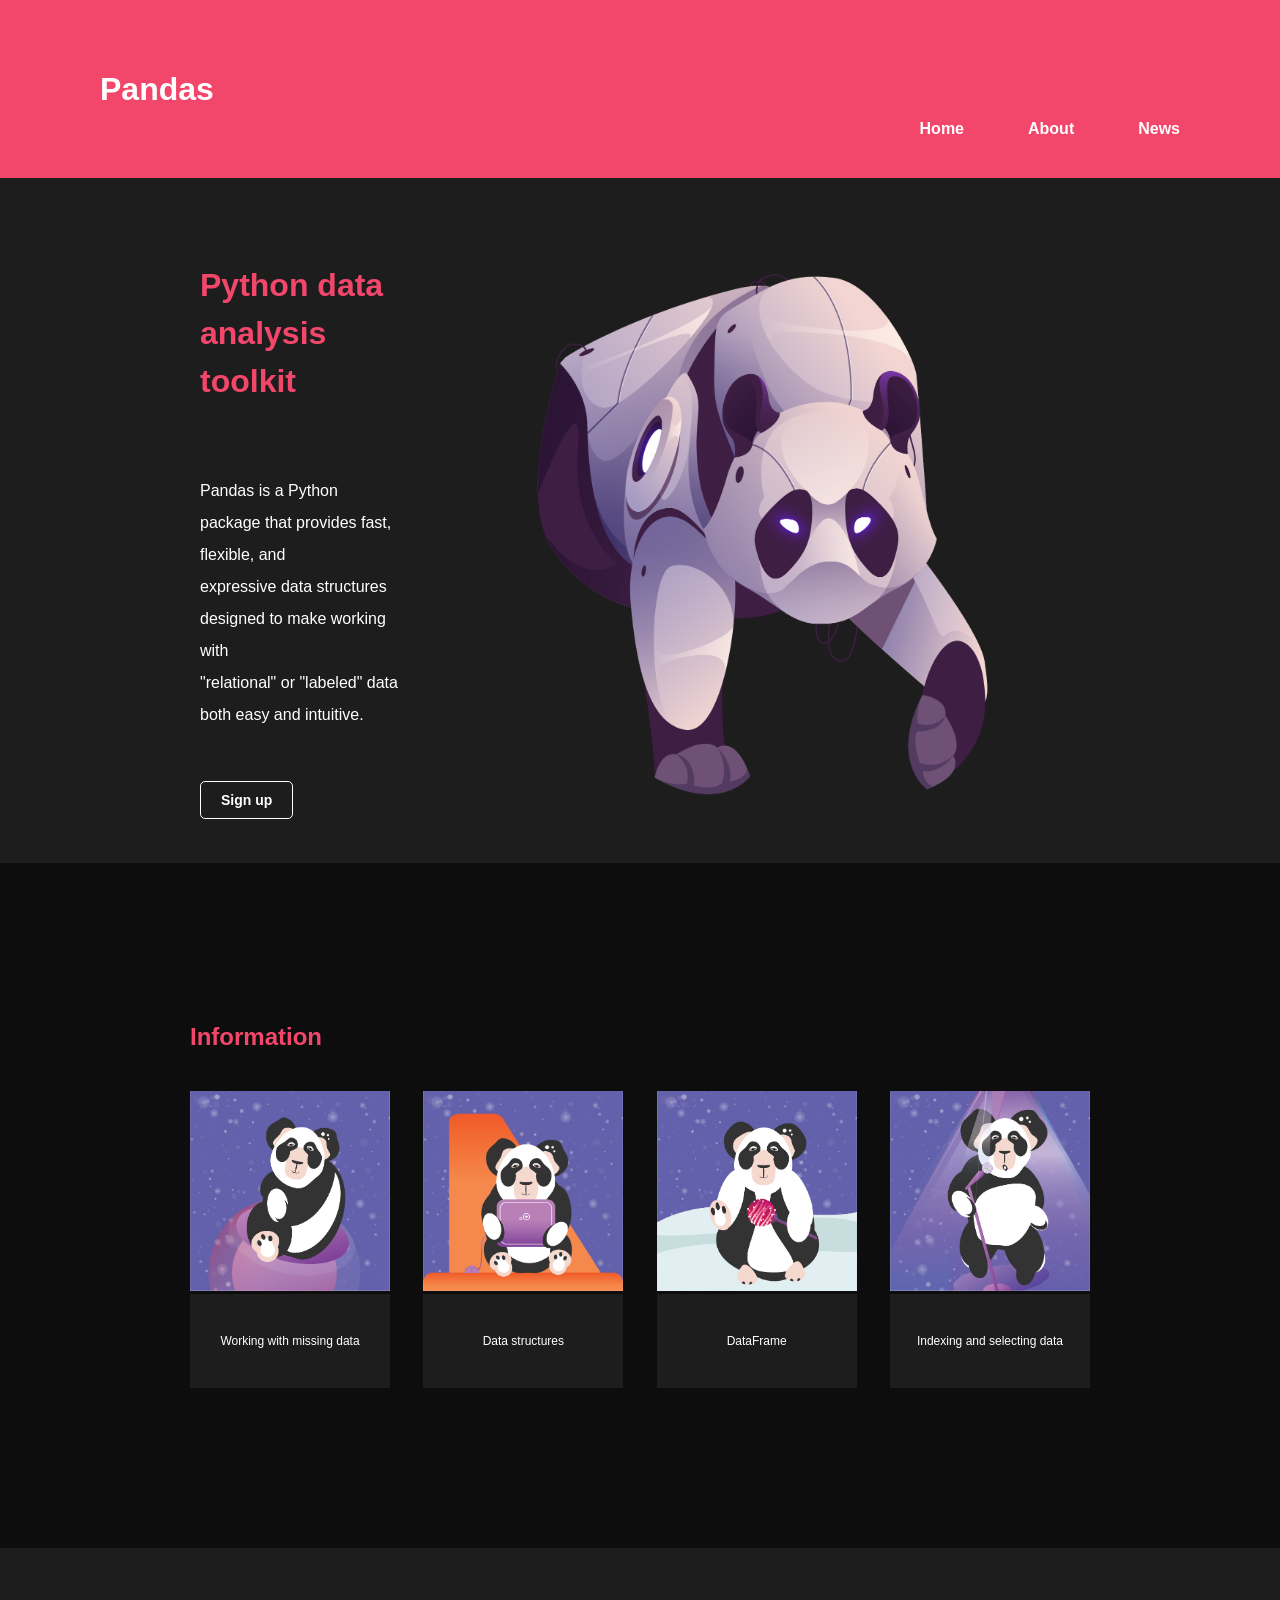
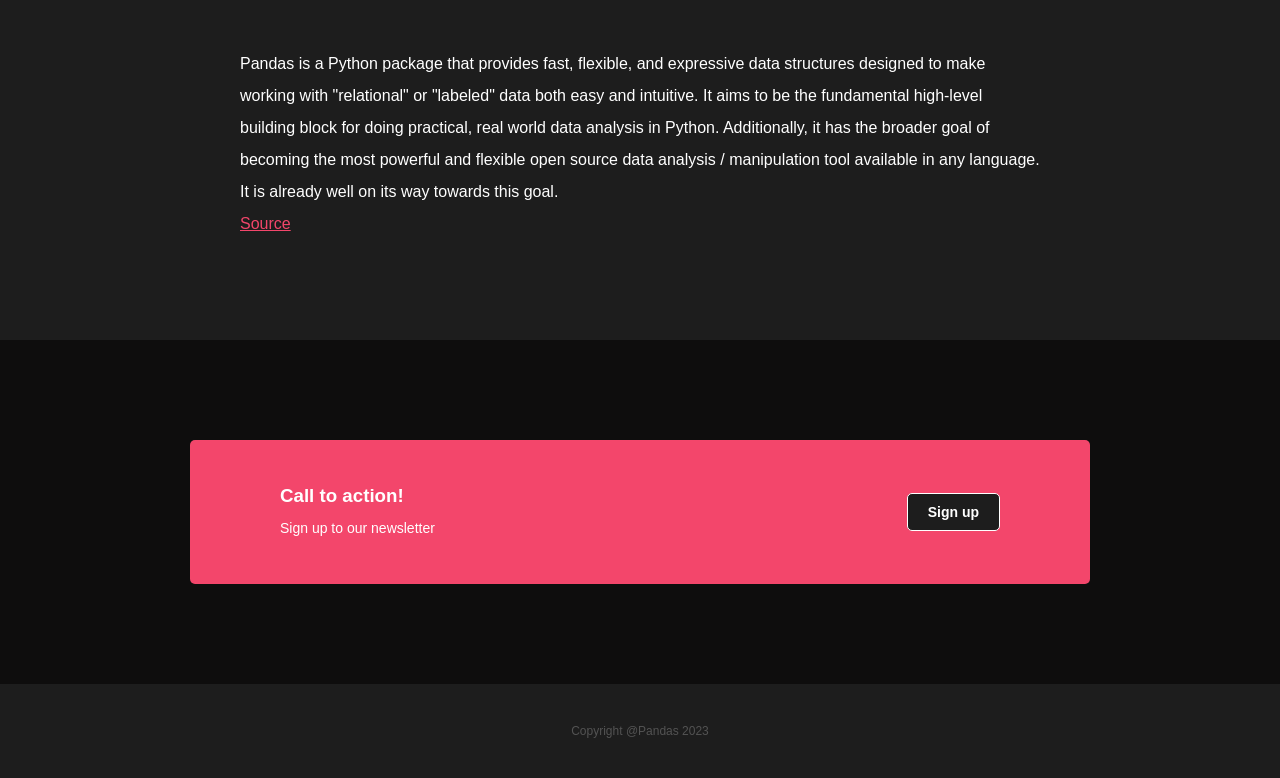
<file: index.html>
<!DOCTYPE html>
<html>
    <head>
        <meta charset="utf-8">
        <meta name="author" content="Valentina">
            <title>Pandas</title>
            <link href="css/styles.css" rel="stylesheet">
    </head>

	<body> 
        <header>
            <h1>Pandas</h1>

            <nav class="navbar">
                <ul>
                    <li><a>Home</a></li>
                    <li><a>About</a></li>
                    <li><a>News</a></li>
                </ul>
            </nav>
        </header>


        <main>
            <div class="content">
                <h1>Python data <br> analysis toolkit</h1>
                
                <p>Pandas is a Python package that provides fast, flexible, and <br> expressive data structures designed to make working with <br>"relational" or "labeled" data both easy and intuitive.</p>
                
                <button>Sign up</button>
            </div>

            <div class="image">
                <img src="img/intropanda.png" alt="Code" width="600" height="600">
            </div>
        </main>

        <section>
            <div class="information">
                <h2>Information</h2>

            <div class="cards">
                <div class="gallery1">
                    <img src="img/P1.jpg" alt="Panda1" width="200" height="200">
                    <p>Working with missing data</p>
                </div>  

                <div class="gallery2">
                    <img src="img/P2.jpg" alt="Panda2" width="200" height="200">
                    <p>Data structures</p>
                </div>

                <div class="gallery3">
                    <img src="img/P3.jpg" alt="Panda3" width="200" height="200">
                    <p>DataFrame</p>
                </div>

                <div class="gallery4">
                    <img src="img/P4.jpg" alt="Panda4" width="200" height="200">
                    <p>Indexing and selecting data</p>
                </div>
            </div>
            </div>



            <div class="quote">
                <p>Pandas is a Python package that provides fast, flexible, and expressive data structures designed to make working with "relational" or "labeled" data both easy and intuitive. It aims to be the fundamental high-level building block for doing practical, real world data analysis in Python. Additionally, it has the broader goal of becoming the most powerful and flexible open source data analysis / manipulation tool available in any language. It is already well on its way towards this goal.</p>
                
                <a class="source" href="https://pandas.pydata.org"><span>Source</span></a>
            </div>



            <div class="modal">
                <div class="text">
                    <h3><strong>Call to action!</strong></h3>
                    <p>Sign up to our newsletter</p>
                </div>
                
                <button>Sign up</button>

            </div>     

 
 

        </section>

        <footer>
            <p>Copyright @Pandas 2023</p>
        </footer>

    </body>   
</html>
</file>
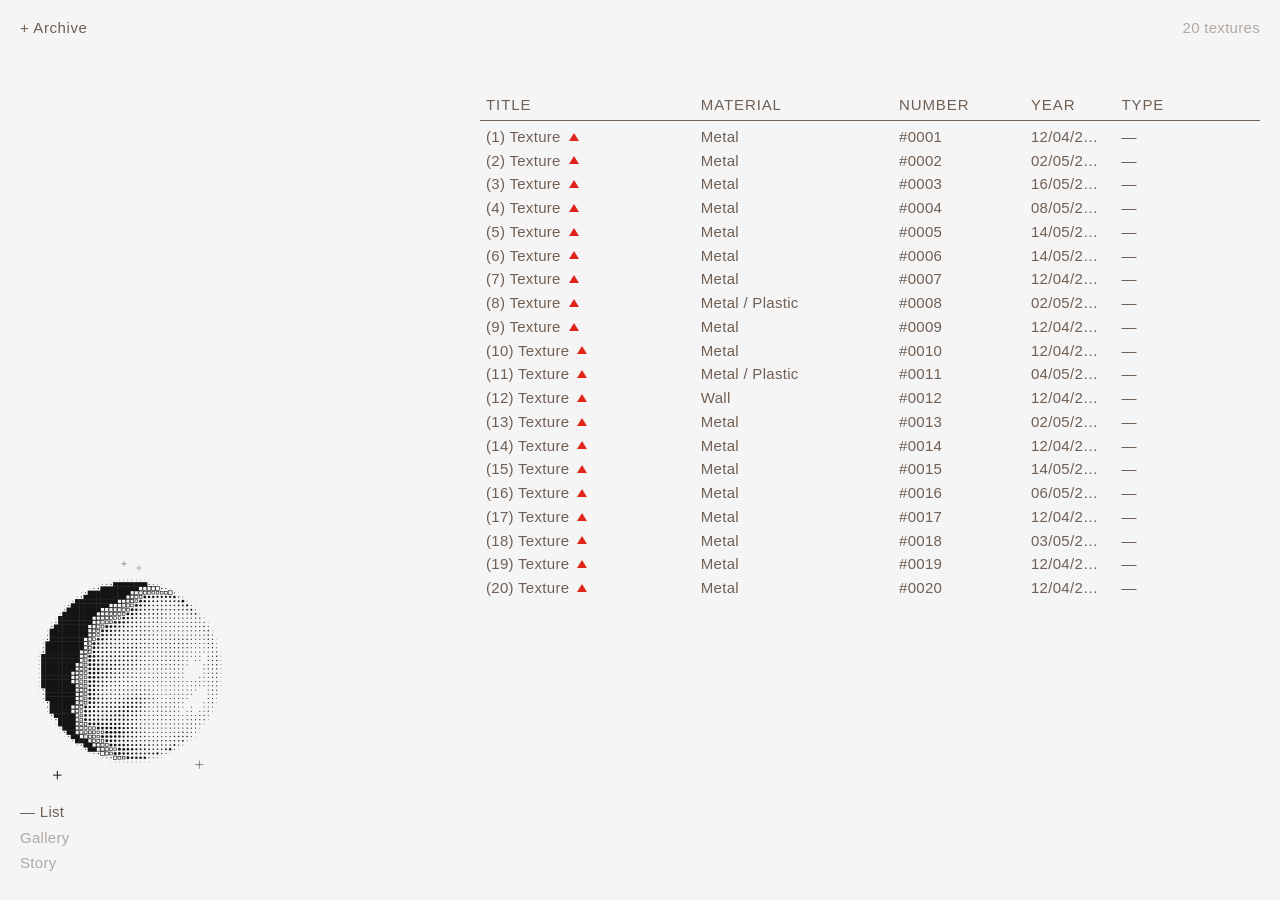
<file: Archive/index.html>
<!doctype html>
<html lang="ro">
<head>
  <meta charset="utf-8">
  <meta name="viewport" content="width=device-width, initial-scale=1">
  <title>+ Archive</title>
  <meta name="robots" content="noimageindex">
  <!-- Iconița din tab: o desenează js/sphere.js; acesta e doar fișierul de rezervă -->
  <link rel="icon" href="img/brand/favicon.png">
  <link rel="stylesheet" href="css/styles.css?v=23">
</head>
<body>

  <!-- ===== BARA DE SUS (pe toată lățimea) ===== -->
  <header class="topbar">
    <a class="brand" href="#" data-nav="nav-1">+ Archive</a>
    <span class="count" id="count"></span>
  </header>

  <!-- ===== MENIU (coloana fixă din stânga) ===== -->
  <aside class="side">
    <!-- Sus în coloană apare preview-ul de la hover; planeta stă jos, deasupra meniului -->
    <!-- Animația: sfera din js/sphere.js -->
    <canvas class="sphere" id="sphere" aria-hidden="true"></canvas>
    <!-- Meniu: textul dintre <a>...</a> îl poți schimba liber.
         nav-1 = lista, nav-2 = gridul cu poze, nav-3 = panoul cu text -->
    <nav class="menu" aria-label="Meniu principal">
      <a href="#" data-nav="nav-1" class="is-current">List</a>
      <a href="#nav-2" data-nav="nav-2">Gallery</a>
      <a href="#nav-3" data-nav="nav-3">Story</a>
    </nav>
  </aside>

  <!-- Coloana 2: spațiul gol dintre planetă și listă (lățimea: --side-gap în styles.css) -->
  <div class="spacer" aria-hidden="true"></div>

  <!-- Preview la hover (miniatura apare în coloana din stânga) -->
  <div class="preview" id="preview" aria-hidden="true"></div>

  <!-- Panou About -->
  <div class="panel" id="panel" aria-hidden="true">
    <div class="panel-inner">
      <button class="panel-close" id="panelClose" aria-label="Închide">×</button>

      <section class="panel-section" data-panel="nav-3">
        <h2>Story</h2>
        <p class="lead">#Texture Mining</p>
        <p>Texture Mining began with a simple act: looking closer. Surfaces met in everyday life — some found by chance, others searched for — were explored, photographed and then edited until their hidden patterns came forward.</p>
        <p>Neither purely documentary nor fully abstract, the images form a study of how much can live inside a single surface.</p>
        <p>The collection lives on as Postcards and Bookmarks:</p>
        <p><a class="ext-link" href="https://tablou.tech" target="_blank" rel="noopener"><i>#tablou.tech</i></a></p>
      </section>
    </div>
  </div>

  <main>
    <!-- ===== INDEX: toate pozele într-un grid ===== -->
    <section class="grid" id="grid" hidden></section>

    <!-- ===== ARCHIVE: lista ===== -->
    <div id="listView">
    <!-- Capul de tabel: schimbă aici denumirile coloanelor -->
    <div class="row head">
      <span>Title</span>
      <span>Material</span>
      <span>Number</span>
      <span>Year</span>
      <span>Type</span>
    </div>

    <!-- Lista -->
    <ol class="list" id="list"></ol>
    </div>
  </main>

  <script src="js/data.js?v=23"></script>
  <script src="js/main.js?v=23"></script>
  <script src="js/sphere.js?v=23"></script>
</body>
</html>
</file>
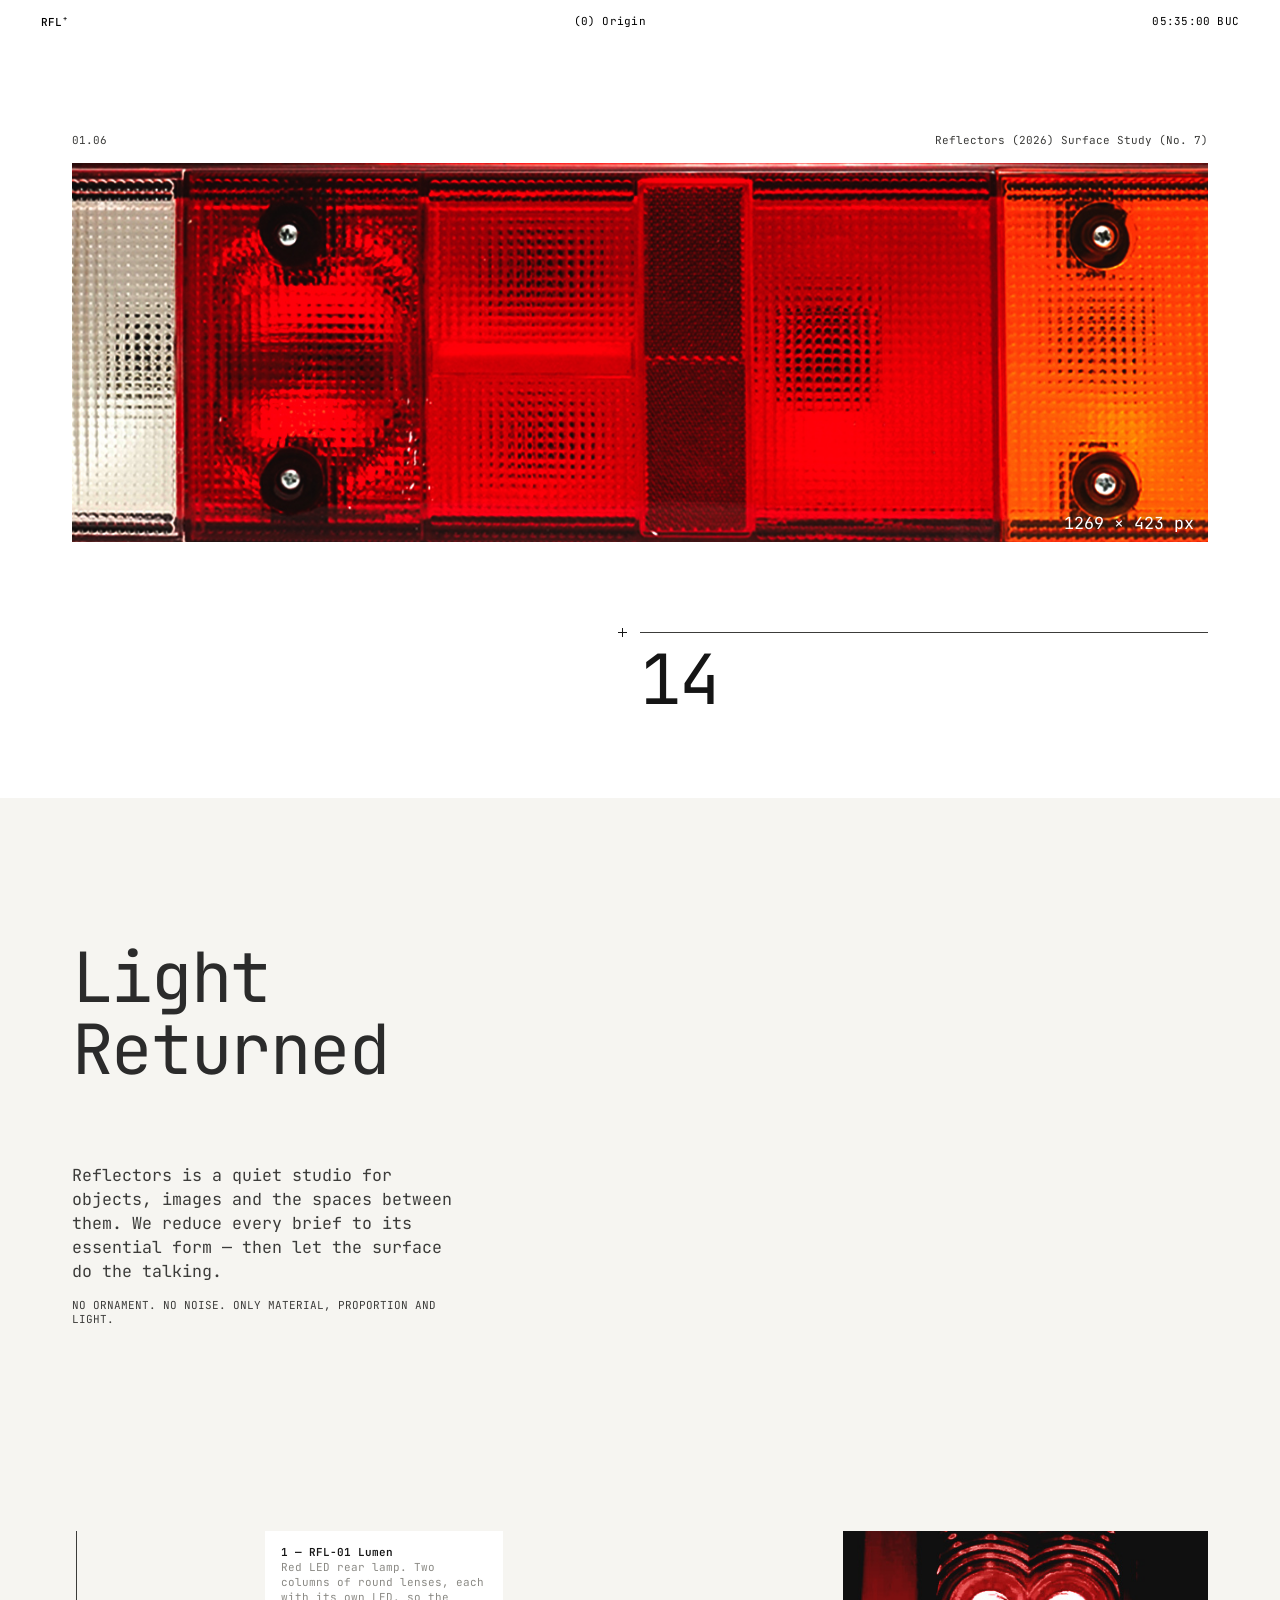
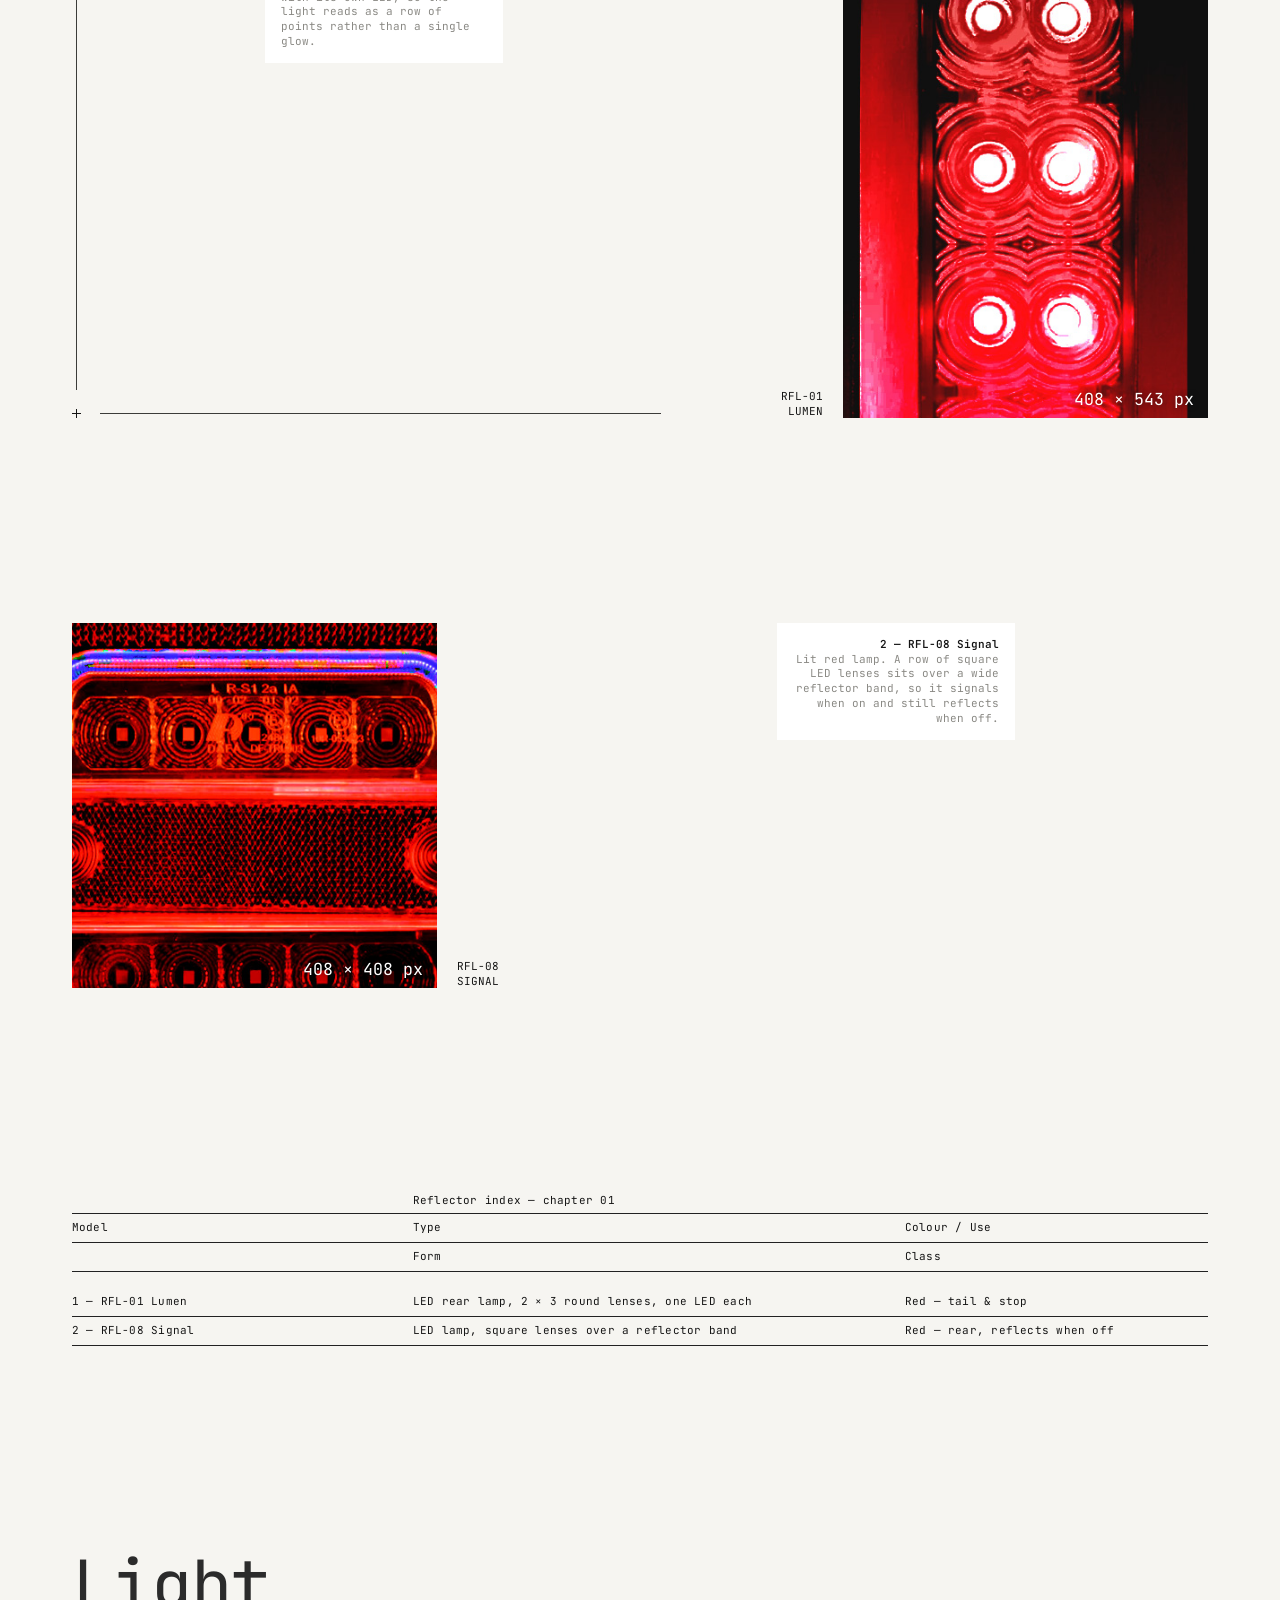
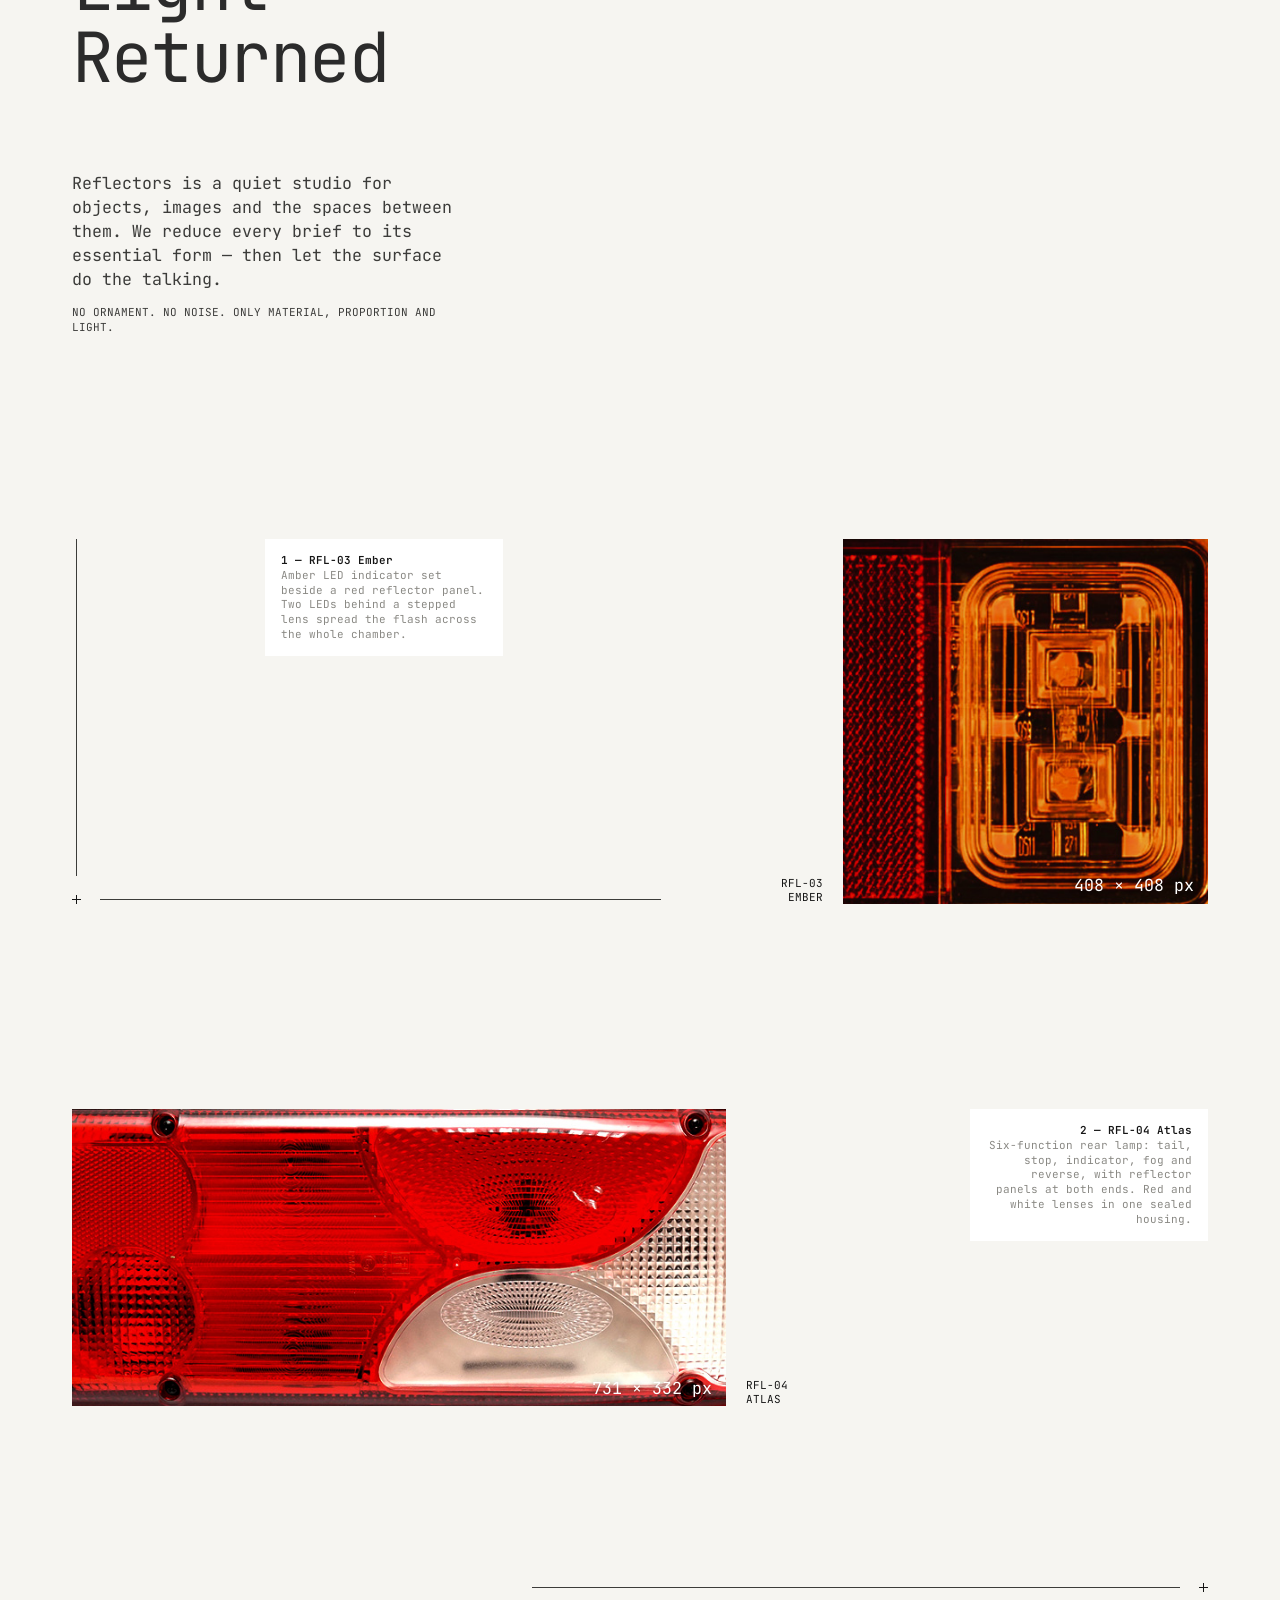
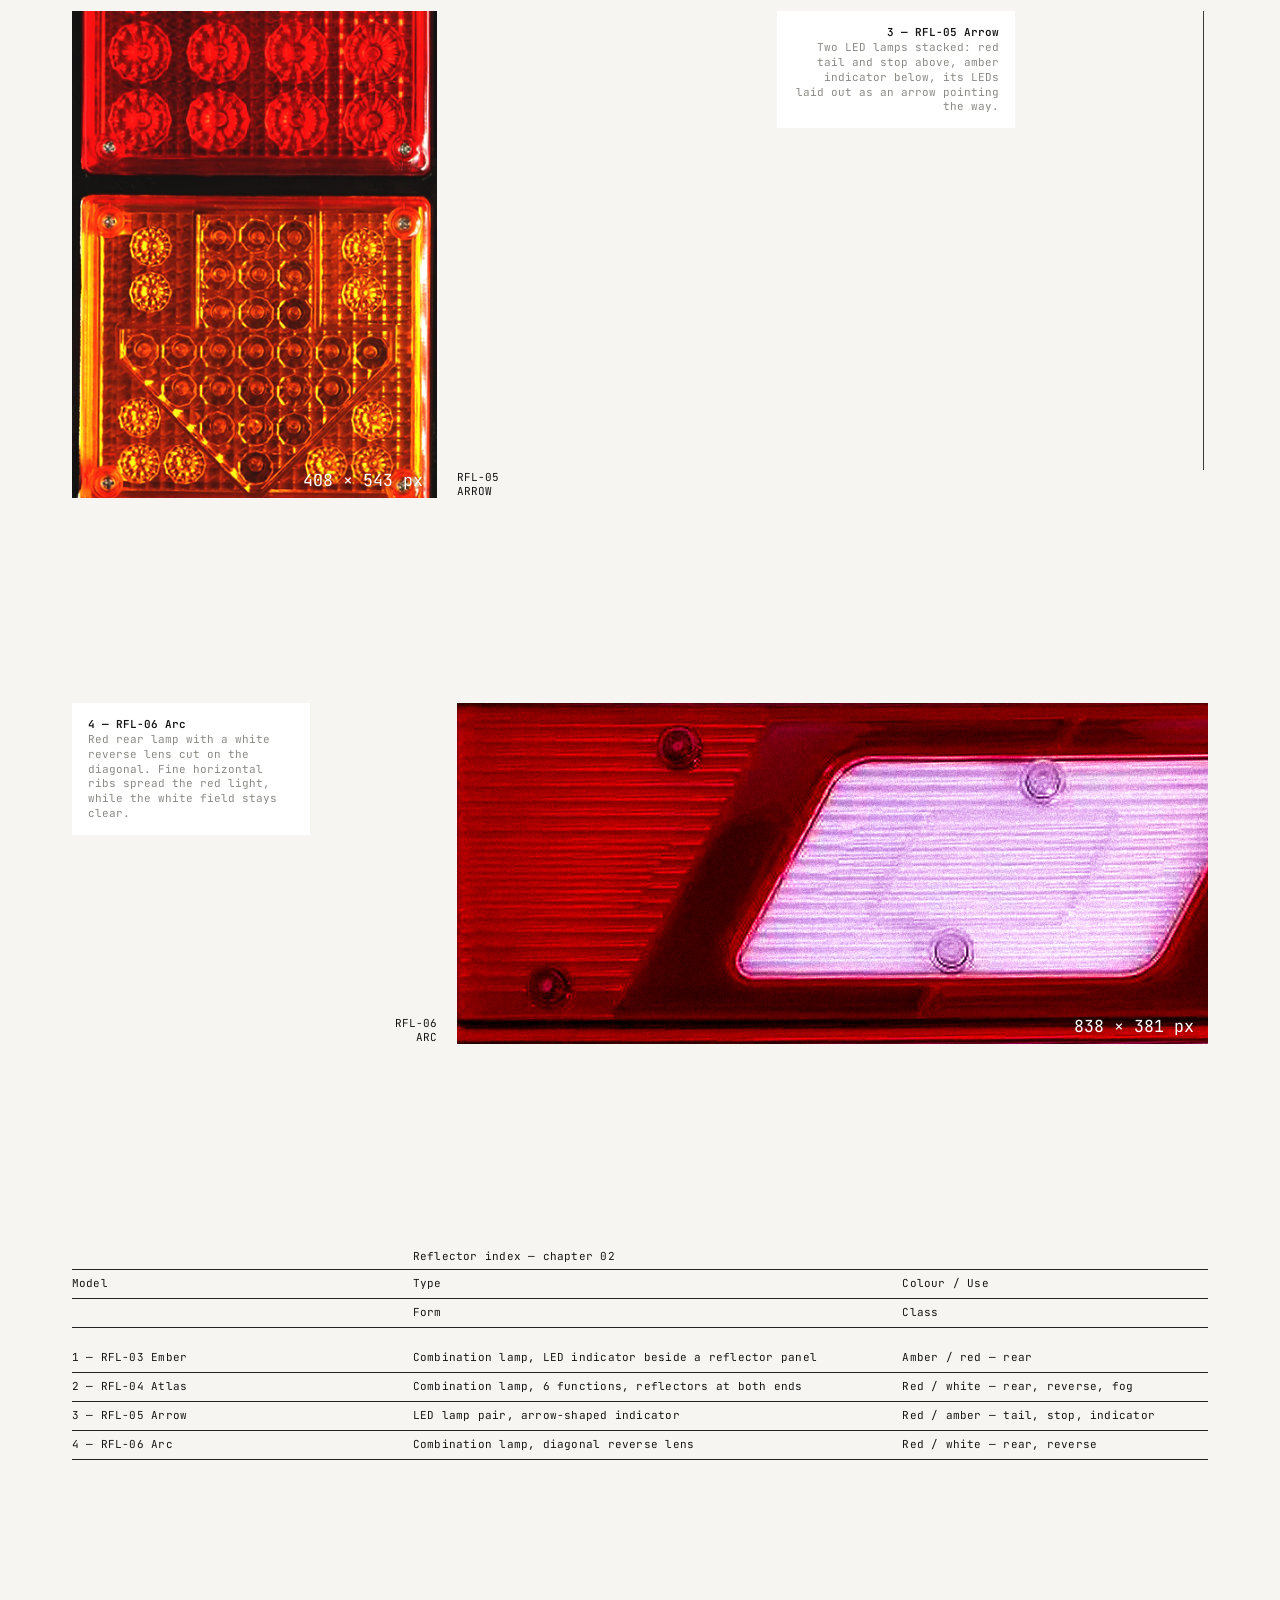
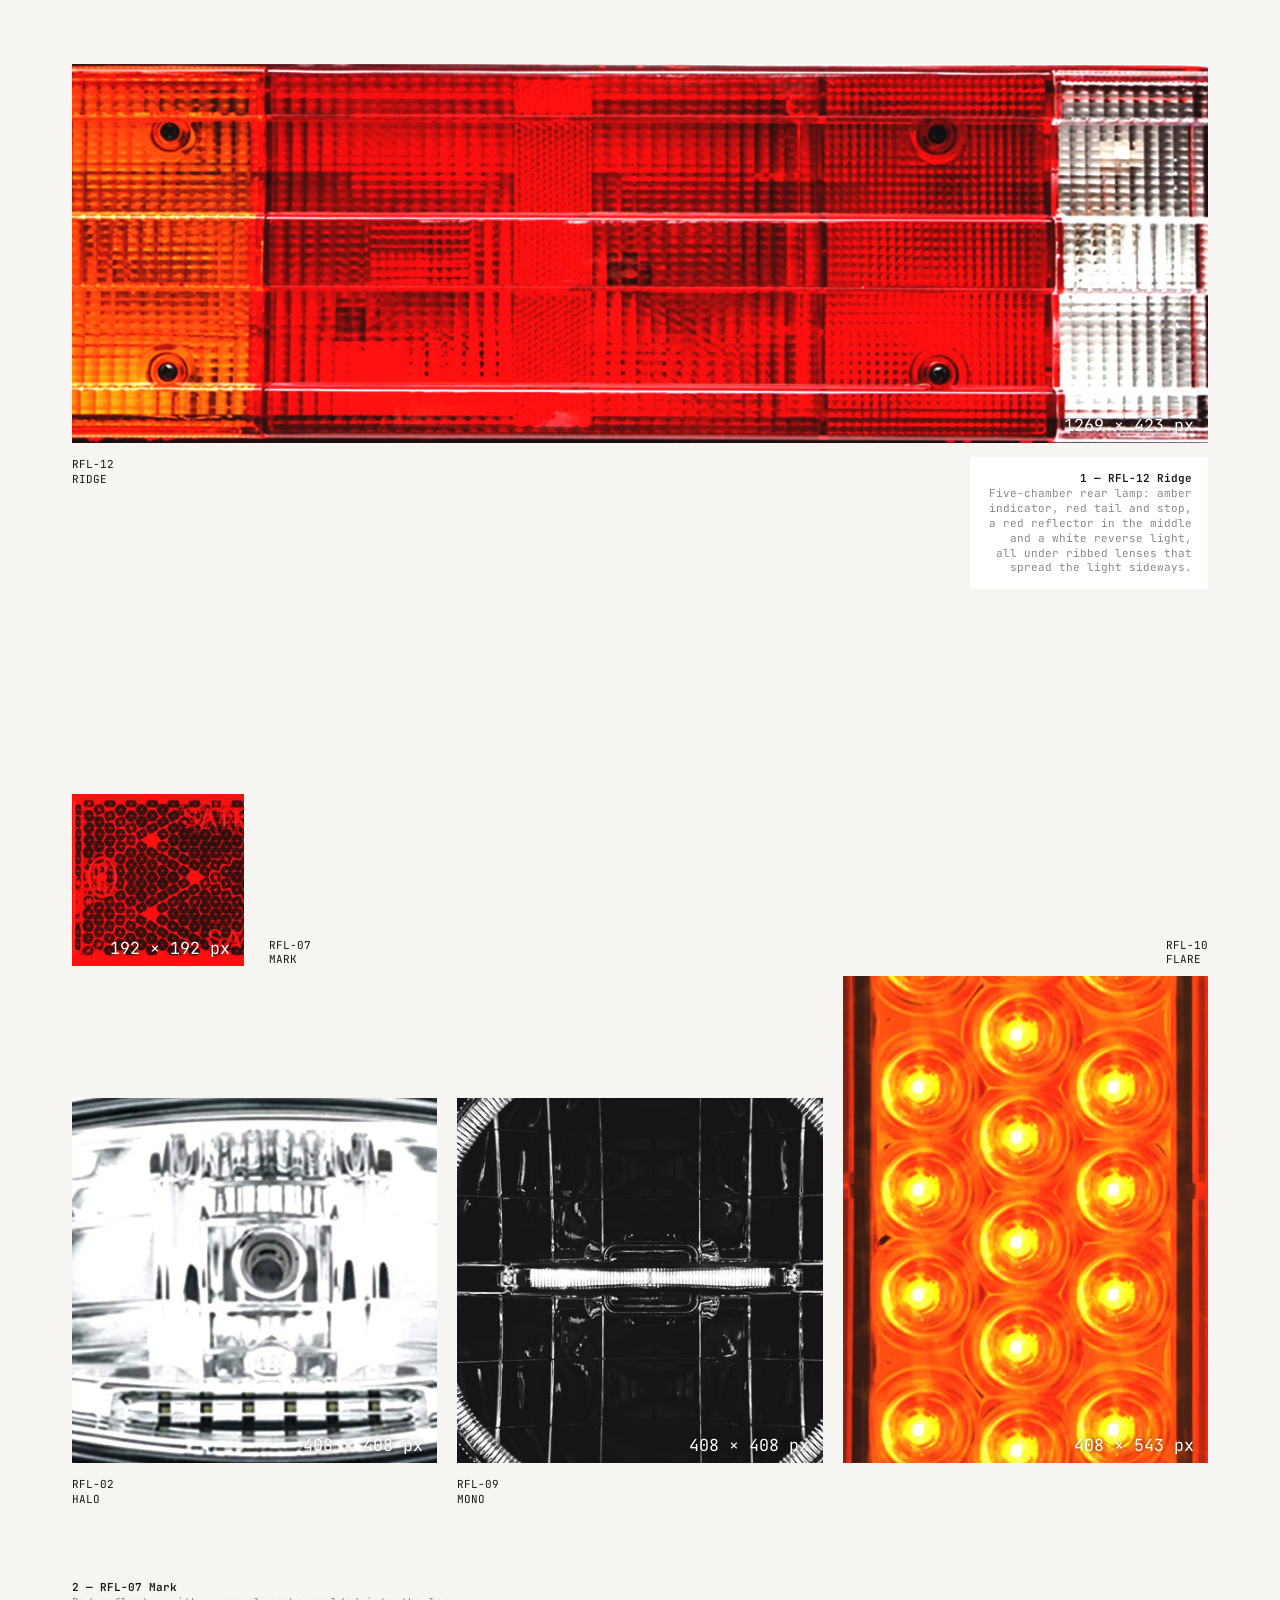
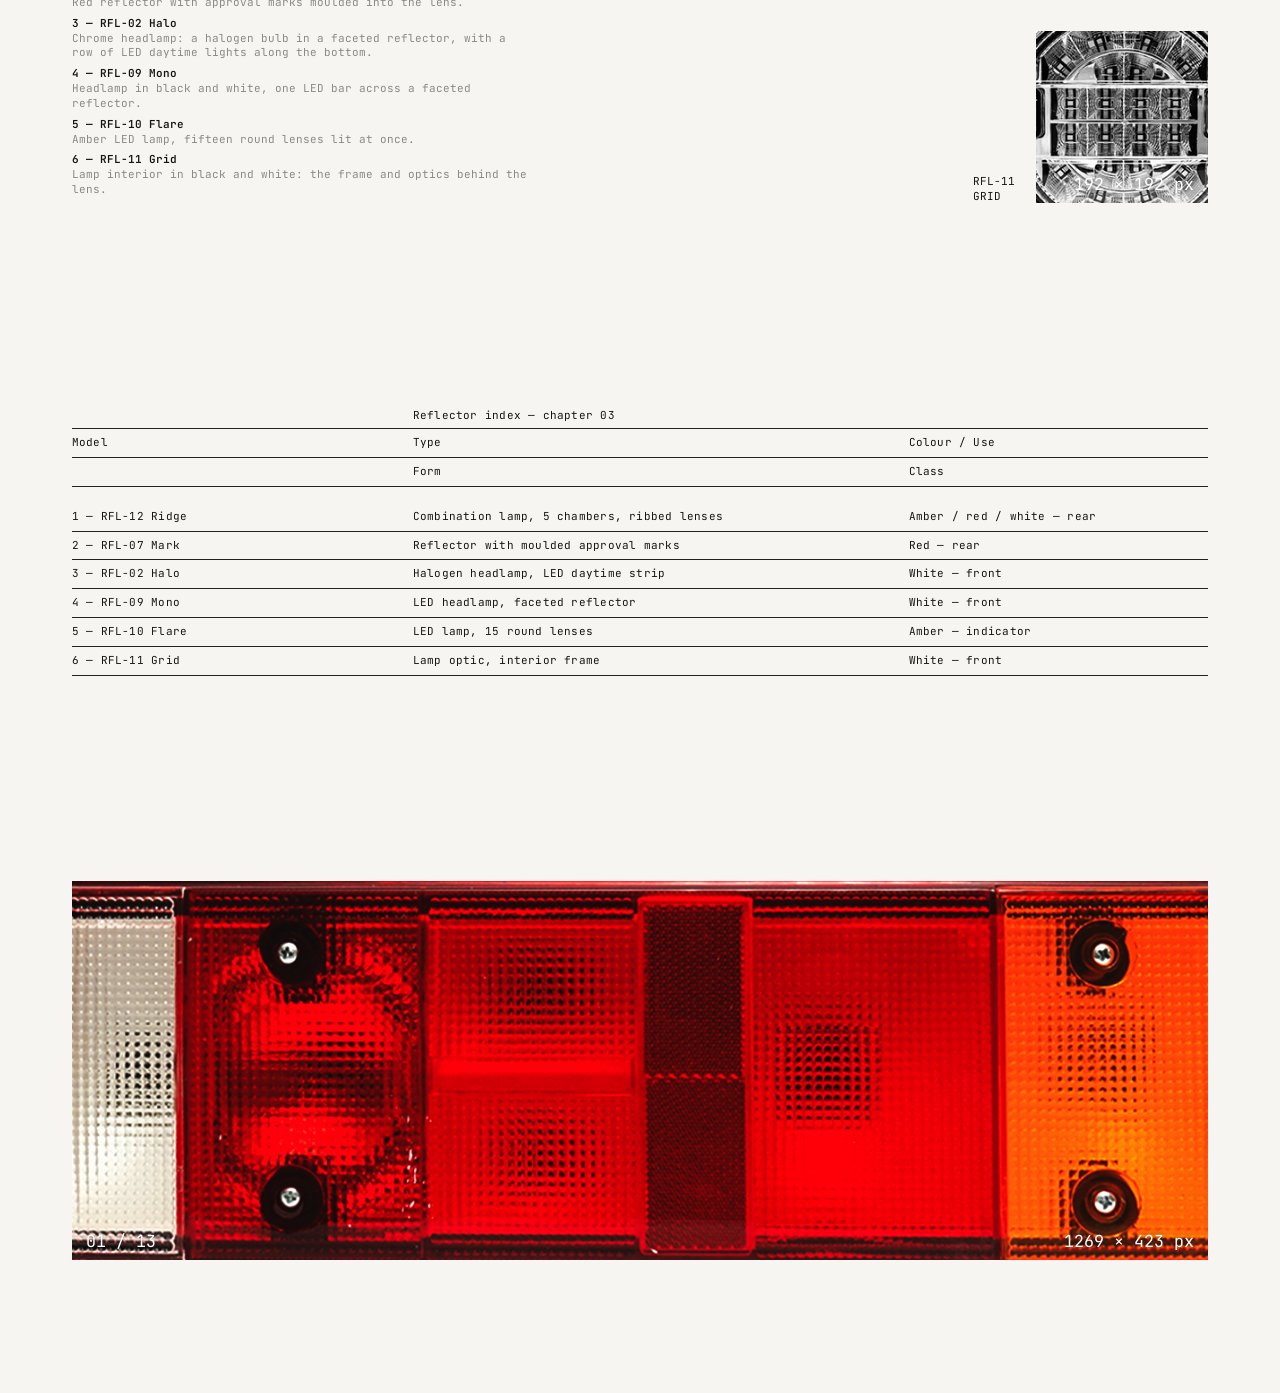
<file: Reflectors/index.html>
<!doctype html>
<html lang="en">
<head>
<meta charset="utf-8">
<meta name="viewport" content="width=device-width, initial-scale=1">
<title>RFL⁺</title>
<link rel="icon" type="image/jpeg" href="img/192x192_Artboard%206.jpg">
<link rel="apple-touch-icon" href="img/192x192_Artboard%206.jpg">
<meta name="description" content="Reflectors — a studio for form, light and objects. Concept page.">
<link rel="preconnect" href="https://fonts.googleapis.com">
<link rel="preconnect" href="https://fonts.gstatic.com" crossorigin>
<link href="https://fonts.googleapis.com/css2?family=JetBrains+Mono:wght@300;400;500;600;700&family=Big+Shoulders+Display:wght@800&display=swap" rel="stylesheet">
<link rel="stylesheet" href="css/styles.css">
</head>
<body>


<!-- NAV -->
<header class="nav mono">
  <a href="#top" class="nav__mark">RFL<sup>+</sup></a>
  <nav>
    <a href="#top">(0) Origin</a>
  </nav>
  <span class="nav__clock" id="clock">00:00:00</span>
</header>

<main id="top">
  <section class="sheet" id="manifesto">

    <!-- lead -->
    <div class="top">
    <div class="meta">
      <span>01.06</span>
      <span>Reflectors (2026) Surface Study (No. 7)</span>
    </div>
    <figure class="lead reveal"><img draggable="false" src="img/Artboard%201.jpg" alt="Five-chamber rear lamp: white, red and amber lenses with a central red reflector"><span class="dim">1269 × 423 px</span></figure>

    <div class="count reveal">
      <span class="rule"><i class="plus"></i></span>
      <span class="num" data-count="photos">0</span>
    </div>
    </div>

    <!-- chapter 01 -->
    <div class="intro reveal">
      <h2 class="intro__title">Light<br>Returned</h2>
      <div class="intro__text">
        <p>Reflectors is a quiet studio for objects, images and the spaces between them. We reduce every brief to its essential form — then let the surface do the talking.</p>
        <p class="cap">No ornament. No noise. Only material, proportion and light.</p>
      </div>
    </div>

    <article class="block block--corner-l reveal">
      <span class="corner corner--bl" aria-hidden="true"><i class="plus"></i></span>
      <div class="block__text text-l">
        <p class="desc"><b>1 — RFL-01 Lumen</b><span>Red LED rear lamp. Two columns of round lenses, each with its own LED, so the light reads as a row of points rather than a single glow.</span></p>
        <p class="cap">RFL-01<br>Lumen</p>
      </div>
      <figure class="ph ph--full block__img ratio-34"><img draggable="false" src="img/408x543_Artboard%202.jpg" alt="Red LED lamp, rows of round lenses lit from behind"><span class="dim">408 × 543 px</span></figure>
    </article>

    <article class="block block--img-l reveal">
      <figure class="ph ph--full block__img ratio-11"><img draggable="false" src="img/408x408_Artboard%203.jpg" alt="Red lamp lit, a row of square LED lenses over a reflector band"><span class="dim">408 × 408 px</span></figure>
      <div class="block__text text-r">
        <p class="desc"><b>2 — RFL-08 Signal</b><span>Lit red lamp. A row of square LED lenses sits over a wide reflector band, so it signals when on and still reflects when off.</span></p>
        <p class="cap">RFL-08<br>Signal</p>
      </div>
    </article>

    <div class="table reveal">
      <table class="contract mono">
        <caption>Reflector index — chapter 01</caption>
        <tr><th>Model</th><td>Type</td><td>Colour / Use</td></tr>
        <tr><th></th><td>Form</td><td>Class</td></tr>
        <tr class="gap"><th>1 — RFL-01 Lumen</th><td>LED rear lamp, 2 × 3 round lenses, one LED each</td><td>Red — tail &amp; stop</td></tr>
        <tr><th>2 — RFL-08 Signal</th><td>LED lamp, square lenses over a reflector band</td><td>Red — rear, reflects when off</td></tr>
      </table>
    </div>

    <!-- chapter 02 -->
    <div class="intro reveal">
      <h2 class="intro__title">Light<br>Returned</h2>
      <div class="intro__text">
        <p>Reflectors is a quiet studio for objects, images and the spaces between them. We reduce every brief to its essential form — then let the surface do the talking.</p>
        <p class="cap">No ornament. No noise. Only material, proportion and light.</p>
      </div>
    </div>

    <article class="block block--corner-l block--square reveal">
      <span class="corner corner--bl" aria-hidden="true"><i class="plus"></i></span>
      <div class="block__text text-l">
        <p class="desc"><b>1 — RFL-03 Ember</b><span>Amber LED indicator set beside a red reflector panel. Two LEDs behind a stepped lens spread the flash across the whole chamber.</span></p>
        <p class="cap">RFL-03<br>Ember</p>
      </div>
      <figure class="ph ph--full block__img ratio-11"><img draggable="false" src="img/408x408_Artboard%204.jpg" alt="Amber LED chamber beside a red reflector, close-up"><span class="dim">408 × 408 px</span></figure>
    </article>

    <article class="block block--wide-l reveal">
      <figure class="ph ph--full block__img ratio-wide"><img draggable="false" src="img/731x332_Artboard%204.jpg" alt="Red and white six-function rear lamp"><span class="dim">731 × 332 px</span></figure>
      <div class="block__text text-r">
        <p class="desc"><b>2 — RFL-04 Atlas</b><span>Six-function rear lamp: tail, stop, indicator, fog and reverse, with reflector panels at both ends. Red and white lenses in one sealed housing.</span></p>
        <p class="cap">RFL-04<br>Atlas</p>
      </div>
    </article>

    <article class="block block--corner-r reveal">
      <span class="corner corner--tr" aria-hidden="true"><i class="plus"></i></span>
      <figure class="ph ph--full block__img ratio-34"><img draggable="false" src="img/408x543_Artboard%204.jpg" alt="Red and amber LED lamps stacked, amber LEDs laid out as an arrow"><span class="dim">408 × 543 px</span></figure>
      <div class="block__text text-r">
        <p class="desc"><b>3 — RFL-05 Arrow</b><span>Two LED lamps stacked: red tail and stop above, amber indicator below, its LEDs laid out as an arrow pointing the way.</span></p>
        <p class="cap">RFL-05<br>Arrow</p>
      </div>
    </article>

    <article class="block block--wide-r reveal">
      <div class="block__text text-l">
        <p class="desc"><b>4 — RFL-06 Arc</b><span>Red rear lamp with a white reverse lens cut on the diagonal. Fine horizontal ribs spread the red light, while the white field stays clear.</span></p>
        <p class="cap">RFL-06<br>Arc</p>
      </div>
      <figure class="ph ph--full block__img ratio-wide"><img draggable="false" src="img/838x381_Artboard%201%20-%20noise.jpg" alt="Red rear lamp with a white diagonal reverse lens"><span class="dim">838 × 381 px</span></figure>
    </article>

    <div class="table reveal">
      <table class="contract mono">
        <caption>Reflector index — chapter 02</caption>
        <tr><th>Model</th><td>Type</td><td>Colour / Use</td></tr>
        <tr><th></th><td>Form</td><td>Class</td></tr>
        <tr class="gap"><th>1 — RFL-03 Ember</th><td>Combination lamp, LED indicator beside a reflector panel</td><td>Amber / red — rear</td></tr>
        <tr><th>2 — RFL-04 Atlas</th><td>Combination lamp, 6 functions, reflectors at both ends</td><td>Red / white — rear, reverse, fog</td></tr>
        <tr><th>3 — RFL-05 Arrow</th><td>LED lamp pair, arrow-shaped indicator</td><td>Red / amber — tail, stop, indicator</td></tr>
        <tr><th>4 — RFL-06 Arc</th><td>Combination lamp, diagonal reverse lens</td><td>Red / white — rear, reverse</td></tr>
      </table>
    </div>

    <!-- second lead strip, same frame as the top one -->
    <div class="strip reveal">
      <figure class="lead"><img draggable="false" src="img/Artboard%203.jpg" alt="RFL-12 Ridge, five-chamber rear lamp: amber, red and white lenses with ribbed covers"><span class="dim">1269 × 423 px</span></figure>
      <div class="strip__text">
        <p class="cap">RFL-12<br>Ridge</p>
        <p class="desc"><b>1 — RFL-12 Ridge</b><span>Five-chamber rear lamp: amber indicator, red tail and stop, a red reflector in the middle and a white reverse light, all under ribbed lenses that spread the light sideways.</span></p>
      </div>
    </div>

    <!-- gallery -->
    <article class="gallery reveal">
      <figure class="ph ph--full g1 ratio-11"><img draggable="false" src="img/192x192_Artboard%205.jpg" alt="Red reflector with moulded lettering"><span class="dim">192 × 192 px</span></figure>
      <p class="cap g1c">RFL-07<br>Mark</p>
      <p class="cap g0c">RFL-10<br>Flare</p>
      <figure class="ph ph--full g2 ratio-11"><img draggable="false" src="img/408x408_Artboard%206.jpg" alt="Chrome headlamp with halogen bulb and LED daytime strip"><span class="dim">408 × 408 px</span></figure>
      <p class="cap g2c">RFL-02<br>Halo</p>
      <figure class="ph ph--full g3 ratio-11"><img draggable="false" src="img/408x408_Artboard%205.jpg" alt="Black and white headlamp with a lit LED bar"><span class="dim">408 × 408 px</span></figure>
      <p class="cap g3c">RFL-09<br>Mono</p>
      <figure class="ph ph--full g4 ratio-34"><img draggable="false" src="img/408x543_Artboard%203.jpg" alt="Amber LED lamp, round lenses lit"><span class="dim">408 × 543 px</span></figure>
      <ol class="legend">
        <li><b>2 — RFL-07 Mark</b><span>Red reflector with approval marks moulded into the lens.</span></li>
        <li><b>3 — RFL-02 Halo</b><span>Chrome headlamp: a halogen bulb in a faceted reflector, with a row of LED daytime lights along the bottom.</span></li>
        <li><b>4 — RFL-09 Mono</b><span>Headlamp in black and white, one LED bar across a faceted reflector.</span></li>
        <li><b>5 — RFL-10 Flare</b><span>Amber LED lamp, fifteen round lenses lit at once.</span></li>
        <li><b>6 — RFL-11 Grid</b><span>Lamp interior in black and white: the frame and optics behind the lens.</span></li>
      </ol>
      <p class="cap g5c">RFL-11<br>Grid</p>
      <figure class="ph ph--full g5 ratio-11"><img draggable="false" src="img/192x192_Artboard%206.jpg" alt="Black and white lamp interior, close-up"><span class="dim">192 × 192 px</span></figure>
    </article>

    <div class="table reveal">
      <table class="contract mono">
        <caption>Reflector index — chapter 03</caption>
        <tr><th>Model</th><td>Type</td><td>Colour / Use</td></tr>
        <tr><th></th><td>Form</td><td>Class</td></tr>
        <tr class="gap"><th>1 — RFL-12 Ridge</th><td>Combination lamp, 5 chambers, ribbed lenses</td><td>Amber / red / white — rear</td></tr>
        <tr><th>2 — RFL-07 Mark</th><td>Reflector with moulded approval marks</td><td>Red — rear</td></tr>
        <tr><th>3 — RFL-02 Halo</th><td>Halogen headlamp, LED daytime strip</td><td>White — front</td></tr>
        <tr><th>4 — RFL-09 Mono</th><td>LED headlamp, faceted reflector</td><td>White — front</td></tr>
        <tr><th>5 — RFL-10 Flare</th><td>LED lamp, 15 round lenses</td><td>Amber — indicator</td></tr>
        <tr><th>6 — RFL-11 Grid</th><td>Lamp optic, interior frame</td><td>White — front</td></tr>
      </table>
    </div>

    <!-- closing strip: auto slideshow of the Artboard photos -->
    <div class="strip reveal">
      <figure class="lead slides" aria-roledescription="carousel" aria-label="Reflector details, changes every few seconds">
        <img class="slide is-on" draggable="false" src="img/Artboard%201.jpg" alt="Reflector detail 1 of 13">
        <img class="slide" draggable="false" loading="lazy" src="img/Artboard%202.jpg" alt="Reflector detail 2 of 13">
        <img class="slide" draggable="false" loading="lazy" src="img/Artboard%203.jpg" alt="Reflector detail 3 of 13">
        <img class="slide" draggable="false" loading="lazy" src="img/Artboard%204.jpg" alt="Reflector detail 4 of 13">
        <img class="slide" draggable="false" loading="lazy" src="img/Artboard%205.jpg" alt="Reflector detail 5 of 13">
        <img class="slide" draggable="false" loading="lazy" src="img/Artboard%206.jpg" alt="Reflector detail 6 of 13">
        <img class="slide" draggable="false" loading="lazy" src="img/Artboard%207.jpg" alt="Reflector detail 7 of 13">
        <img class="slide" draggable="false" loading="lazy" src="img/Artboard%209.jpg" alt="Reflector detail 8 of 13">
        <img class="slide" draggable="false" loading="lazy" src="img/Artboard%2010.jpg" alt="Reflector detail 9 of 13">
        <img class="slide" draggable="false" loading="lazy" src="img/Artboard%2011.jpg" alt="Reflector detail 10 of 13">
        <img class="slide" draggable="false" loading="lazy" src="img/Artboard%2012.jpg" alt="Reflector detail 11 of 13">
        <img class="slide" draggable="false" loading="lazy" src="img/Artboard%2013.jpg" alt="Reflector detail 12 of 13">
        <img class="slide" draggable="false" loading="lazy" src="img/Artboard%2016.jpg" alt="Reflector detail 13 of 13">
        <span class="slides__no">01 / 13</span>
        <span class="dim">1269 × 423 px</span>
      </figure>
    </div>

  </section>
</main>

<script src="js/main.js"></script>
</body>
</html>
</file>
<file: css/styles.css>
* {
    margin: 0;
    padding: 0;
    box-sizing: border-box;
    font-family: Verdana, Tahoma, sans-serif;
}

body {
    display: block;
    background-color: rgb(14, 13, 13);
}

/*header*/
header {
    display: flex;
    justify-content: space-between;
    align-items: center;

    background-color: #f3466b;
    color: white;
    padding: 40px 100px 40px 100px;
}

.navbar a {
    display: flex;
    justify-content: space-between;
    align-items: center;

    padding-top: 80px;
    font-weight: bold;
    color: white;

}

.navbar ul {
    list-style: none;
    padding: 0;
    display: flex;
}

nav li {
    margin-left: 4em;
}

.navbar a:hover {
    color: #f3466b;
}


/*main*/
main {
    display: flex;
    justify-content: space-between;
    align-items: center;

    background-color: #1d1d1d;
    color: white;
    margin-bottom: 160px;
    padding: 40px 200px 40px 200px;
    line-height: 20px;
}

.content h1 {
    color: #f3466b;
    line-height: 1.5em;
}

.content p {
    padding: 70px 0 50px 0;
    line-height: 2em;
}


.image {
    margin: 0 0 0 80px;
}

.content button {
    background-color: #1d1d1d;
    color: white;

    position: absolute;

    padding: 10px 20px 10px 20px;
    font-size: 14px;
    font-weight: bold;
    border-radius: 5px;
    border: 1px solid white;
}


.content button:hover {
    background-color: #f3466b;
    border: 1px solid #f3466b;
}



/*information*/
.information {
    width: 90%;
    max-width: 900px;
    margin: 0 auto;

    color: #f3466b;
}

.cards {
    display: flex;
    flex-wrap: wrap;
    justify-content: space-between;

    padding: 40px 0 0 0;

    color: white;
    font-size: 12px;
    margin-bottom: 160px;
    border-radius: 5px;
}

.cards p {
    text-align: center;
    padding: 40px 0 40px 0;
    background-color: #1d1d1d;
}



/*quote*/
.quote {
    display: block;
    justify-content: space-between;
    align-items: center;

    background-color: #1d1d1d;
    color: white;

    padding: 100px 15rem 100px 15rem;
    line-height: 2em;
}

.source {
    color: #f3466b;
}


/*modal*/
.modal {
    width: 90%;
    max-width: 900px;
    margin: 0 auto;

    display: flex;
    justify-content: space-between;
    align-items: center;

    background-color: #f3466b;
    color: white;

    padding: 40px 90px 40px 90px;
    margin-top: 100px;
    margin-bottom: 100px;
    border-radius: 5px;
    line-height: 2em;

}

.text p {
    font-size: 14px;
}

.modal button {
    background-color: #1d1d1d;
    color: white;

    padding: 10px 20px 10px 20px;
    font-size: 14px;
    font-weight: bold;
    border-radius: 5px;
    border: 1px solid white;

}

.modal button:hover {
    background-color: #f3466b;
    border: 1px solid white;
}


/*footer*/
footer {
    background-color: #1d1d1d;
    text-align: center;

    padding: 40px;
    color: rgb(83, 83, 83);
    font-size: 12px;
}
</file>
<file: Archive/css/styles.css>
/* ===== Culori și font ===== */
:root {
  --bg: #f5f5f5;
  --ink: #6f5f54;
  --line: #6f5f54;
  --red: #e0261b;
  --row-active: #ffffff;
  --placeholder: #e6e2de;
  --grid-line: #6b6b6b;   /* liniile din Index */
  --grid-empty: #d6d6d6;  /* pătratele fără poză încă încărcată */
  --side: 260px;          /* lățimea coloanei din stânga */
  --top: 56px;            /* înălțimea barei de sus */
  --top-gap: 28px;        /* spațiul dintre bara de sus și planetă/listă */
  --side-gap: 220px;      /* coloana 2: lățimea spațiului gol dintre planetă și listă */
  --gutter: 20px;
  --font: "Helvetica Neue", Helvetica, Arial, sans-serif;
}

* { box-sizing: border-box; margin: 0; padding: 0; }

body {
  background: var(--bg);
  color: var(--ink);
  font: 400 15px/1.45 var(--font);
  letter-spacing: 0.02em;
  -webkit-font-smoothing: antialiased;
}

a { color: inherit; text-decoration: none; }
button { font: inherit; color: inherit; background: none; border: 0; cursor: pointer; }

body { padding-top: calc(var(--top) + var(--top-gap)); }

/* ===== Bara de sus: + Archive (stânga) — 20 projects (dreapta) ===== */
.topbar {
  position: fixed;
  top: 0; left: 0; right: 0;
  height: var(--top);
  z-index: 50;
  display: flex;
  justify-content: space-between;
  align-items: center;
  padding: 0 var(--gutter);
  background: var(--bg);
}
.brand { letter-spacing: 0.04em; }

/* Cele 3 coloane:  1 = planeta + meniu (--side)
                    2 = spațiu gol (--side-gap)
                    3 = lista                                  */
.spacer {
  position: fixed;
  top: calc(var(--top) + var(--top-gap));
  bottom: 0;
  left: var(--side);
  width: var(--side-gap);
}

/* ===== Coloana fixă din stânga ===== */
.side {
  position: fixed;
  top: calc(var(--top) + var(--top-gap)); left: 0; bottom: 0;
  width: var(--side);
  z-index: 40;
  padding: 10px var(--gutter) 26px;
  display: flex;
  flex-direction: column;
  background: var(--bg);
}
.sphere {
  display: block;
  width: 100%;
  aspect-ratio: 1;
  margin-top: auto;      /* planeta stă jos, deasupra meniului */
}
.menu { display: flex; flex-direction: column; gap: 4px; margin-top: 20px; }
.menu a { opacity: 0.5; transition: opacity .2s; width: max-content; }
.menu a:hover,
.menu a.is-current { opacity: 1; }
.menu a.is-current::before { content: "— "; }
.count { opacity: 0.5; }

/* ===== Preview la hover ===== */
.preview {
  position: fixed;
  left: var(--gutter);
  width: calc(var(--side) - 2 * var(--gutter));
  z-index: 45;
  background-color: var(--placeholder);
  background-size: cover;
  background-position: center;
  opacity: 0;
  pointer-events: none;
  transition: opacity .15s;
}
.preview.is-on { opacity: 1; }

/* ===== Panou About (glisează din stânga, lângă meniu) ===== */
.panel {
  position: fixed;
  top: var(--top); bottom: 0; right: 0;
  left: calc(var(--side) + var(--side-gap));
  z-index: 35;
  background: var(--bg);
  border-left: 1px solid var(--line);
  transform: translateX(-102%);
  visibility: hidden;
  transition: transform .45s cubic-bezier(.7,0,.2,1), visibility 0s .45s;
  overflow-y: auto;
}
.panel.is-open {
  transform: translateX(0);
  visibility: visible;
  transition: transform .45s cubic-bezier(.7,0,.2,1);
}
.panel-inner { position: relative; max-width: 760px; padding: 10px var(--gutter) 60px; }
.panel-close {
  position: fixed;
  top: calc(var(--top) + 16px);
  right: var(--gutter);
  font: 300 30px/1 var(--font);
}
.panel-section { display: none; }
.panel-section.is-visible { display: block; }
.panel h2 {
  font-weight: 400;
  font-size: 15px;
  text-transform: uppercase;
  letter-spacing: 0.06em;
  margin-bottom: 36px;
}
.panel p { margin-bottom: 1em; max-width: 60ch; }
.panel .lead { font-size: 26px; line-height: 1.3; }
.panel a { border-bottom: 1px solid currentColor; }
/* linkul tablou.tech: pe fundal alb, care dispare la hover */
.panel a.ext-link {
  display: inline-block;
  margin-top: 8px;
  padding: 3px 8px;
  background: #fff;
  border: 0;
  transition: background .2s;
}
.panel a.ext-link:hover { background: transparent; }

/* ===== Tabel ===== */
main { margin-left: calc(var(--side) + var(--side-gap)); padding: 0 var(--gutter) 80px 0; }

.row {
  display: grid;
  grid-template-columns: 2.4fr 2.2fr 1.4fr 0.9fr 1.6fr;
  column-gap: 16px;
}
.row > span {
  white-space: nowrap;
  overflow: hidden;
  text-overflow: ellipsis;
}

.head {
  position: sticky;
  top: var(--top);
  z-index: 20;
  padding: 10px 0 4px;
  background: var(--bg);
  border-bottom: 1px solid var(--line);
  text-transform: uppercase;
  letter-spacing: 0.06em;
  cursor: default;
}

/* ===== Rândurile proiectelor ===== */
.list { list-style: none; margin-top: 4px; }
.item > .row { cursor: pointer; padding: 1px 0; }
.item > .row:hover {
  box-shadow: inset 0 0 0 1px #000;   /* doar chenar subțire negru la hover */
}
/* puțin spațiu în interior, ca textul să nu atingă chenarul */
.head, .item > .row { padding-left: 6px; padding-right: 6px; }
.item.is-open > .row { background: var(--row-active); position: sticky; top: calc(var(--top) + 36px); z-index: 10; }

.title { display: flex; align-items: center; gap: 9px; min-width: 0; }
.title > .name { overflow: hidden; text-overflow: ellipsis; }
/* triunghiul roșu de după titlu */
.arrow {
  flex: none;
  width: 0; height: 0;
  padding: 0;
  border-style: solid;
  border-width: 5px 0 5px 8px;
  border-color: transparent transparent transparent var(--red);
  transform: rotate(-90deg);          /* închis: vârful în sus */
  transition: transform .25s;
}
.item.is-open .arrow { transform: rotate(90deg); }   /* deschis: vârful în jos */

/* Imaginile proiectului deschis (apar sub rândul lui) */
/* proiectul deschis (rând + slide + text) stă pe fundal alb */
.item.is-open { background: var(--row-active); margin: 4px 0; }
.item-body { display: none; padding: 0 0 50px; }
.item.is-open .item-body { display: block; }

/* Slide cu poze: click în dreapta = următoarea, în stânga = anterioara */
.slider {
  position: relative;
  width: 100%;
  /* cadru fix: încap întregi și pozele orizontale, și cele verticale */
  /* lățimea = bara de titluri; înălțimea după poză, dar nu mai mare decât ecranul */
  aspect-ratio: var(--r, 1.5);
  max-height: calc(100vh - 140px);
  cursor: e-resize;
}
.slider .media {
  background-color: transparent;
  background-size: contain;          /* poza întreagă, fără tăieturi */
  background-position: center;        /* pozele verticale stau centrate */
}
.slider.on-left { cursor: w-resize; }
.slider .media {
  position: absolute;
  inset: 0;
  margin: 0;
  opacity: 0;
  transition: opacity .35s;
}
.slider .media.is-active { opacity: 1; }
.slide-count { margin: 6px 0 20px; }

/* ===== Index: grid cu toate pozele ===== */
.grid {
  --cols: 4;                         /* câte poze pe rând */
  display: grid;
  grid-template-columns: repeat(var(--cols), 1fr);
  gap: 1px;                          /* liniile subțiri dintre pătrate */
  background: var(--grid-line);
  border: 1px solid var(--grid-line);
  margin-top: 10px;
}
.grid[hidden], #listView[hidden] { display: none; }
.tile {
  position: relative;
  aspect-ratio: 1;
  border: 0;
  padding: 0;
  cursor: pointer;
  background-color: var(--grid-empty);
  background-size: cover;
  background-position: center;
}
.tile::after { content: ""; position: absolute; inset: 0; }   /* strat de protecție */
.tile-label {
  position: absolute;
  left: 8px; bottom: 6px;
  z-index: 1;
  padding: 1px 5px;
  background: var(--bg);
  color: var(--ink);
  font-size: 13px;
  opacity: 0;
  transition: opacity .2s;
}
.tile:hover .tile-label { opacity: 1; }
.tile:hover { box-shadow: inset 0 0 0 1px #000; }
.tile.is-missing::before { content: none; }

.media {
  position: relative;
  width: 100%;
  background-color: var(--placeholder);
  background-size: cover;
  background-position: center;
  background-repeat: no-repeat;
  margin-bottom: 20px;
}
/* strat transparent peste imagine */
.media::after { content: ""; position: absolute; inset: 0; }
.media.is-missing::before {
  content: attr(data-src);
  position: absolute;
  inset: 0;
  display: grid;
  place-items: center;
  opacity: 0.5;
}
.slider .media.is-missing { background-color: var(--placeholder); }

.item-info {
  display: grid;
  grid-template-columns: 4.6fr 3.9fr;
  column-gap: 16px;
}
.item-text p { margin-bottom: 1em; max-width: 62ch; }

/* ===== Protecție imagini ===== */
body {
  -webkit-user-select: none;
  user-select: none;
  -webkit-touch-callout: none;
}
.panel p, .item-text { -webkit-user-select: text; user-select: text; }

@media print {
  .media, .preview { display: none !important; }
  body::before { content: "Printing is disabled."; }
}

/* ===== Mobil: meniul devine bară sus, fără preview ===== */
@media (max-width: 760px) {
  :root { --gutter: 16px; --top: 48px; --top-gap: 0px; }
  .side {
    position: static;
    width: auto;
    flex-direction: row;
    padding: 0 var(--gutter) 8px;
  }
  .menu { flex-direction: row; gap: 14px; margin-top: 0; }
  .preview, .sphere, .spacer { display: none; }
  main { margin-left: 0; padding-left: var(--gutter); }
  .row { grid-template-columns: 1fr 52px; }
  .grid { --cols: 2; }
  .row > span:nth-child(2),
  .row > span:nth-child(3),
  .row > span:nth-child(5) { display: none; }
  .item-info { grid-template-columns: 1fr; }
  .panel { left: 0; border-left: 0; }
  .panel .lead { font-size: 21px; }
}
</file>
<file: Reflectors/css/styles.css>
/* ============================================================
   REFLECTORS — concept
   Paper · Ink · Grey plates
   ============================================================ */

:root {
  --bg: #f6f5f1;
  --ink: #151515;
  --ink-2: #3c3c3a;
  --mute: #8a8984;
  --line: rgba(21, 21, 21, .22);
  --plate: #c9c8c4;
  --blue: #1f3cff;

  --mono: "JetBrains Mono", ui-monospace, monospace;

  /* three text sizes for the whole page */
  --fs-s: 11px;
  --fs-m: clamp(15px, 1.3vw, 19px);
  --fs-l: clamp(36px, 5.4vw, 84px);

  /* section rhythm + grid */
  --space: clamp(112px, 16vw, 260px);
  --col-gap: clamp(10px, 1.6vw, 24px);


  --gutter: clamp(16px, 3.2vw, 48px);
  --ease: cubic-bezier(.2, .7, .1, 1);
}

*, *::before, *::after { box-sizing: border-box; }
html { scroll-behavior: smooth; }
body {
  margin: 0;
  background: var(--bg);
  color: var(--ink);
  font-family: var(--mono);
  font-size: var(--fs-m);
  line-height: 1.45;
  -webkit-font-smoothing: antialiased;
  overflow-x: hidden;
}
a { color: inherit; text-decoration: none; }
p, h1, h2, h3, dl, dd, ul, ol, figure { margin: 0; padding: 0; }
ul, ol { list-style: none; }

.mono { font-family: var(--mono); font-size: var(--fs-s); letter-spacing: .02em; text-transform: uppercase; }
.cap { font-size: var(--fs-s); text-transform: uppercase; line-height: 1.3; }


/* ---------- NAV ---------- */
.nav {
  position: fixed; top: 0; left: 0; right: 0; z-index: 80;
  display: flex; align-items: center; justify-content: space-between; gap: 24px;
  padding: 14px var(--gutter);
  mix-blend-mode: difference; color: #fff;
}
.nav nav { display: flex; gap: clamp(12px, 2vw, 28px); text-transform: none; }
.nav a { position: relative; }
.nav nav a::after {
  content: ""; position: absolute; left: 0; right: 100%; bottom: -3px; height: 1px; background: currentColor;
  transition: right .4s var(--ease);
}
.nav nav a:hover::after { right: 0; }
.nav__mark { font-weight: 500; }
.nav__mark sup { font-size: 7px; }
.nav__clock { font-variant-numeric: tabular-nums; }

/* ---------- SHEET ---------- */
.sheet {
  margin: clamp(48px, 8vw, 120px) var(--gutter);
  padding: clamp(18px, 2.4vw, 32px);
}
/* top section on white, full width */
.top { position: relative; padding-bottom: 24px; }
.top::before {
  content: ""; position: absolute; z-index: -1; top: -100vh; bottom: -60px;
  left: calc(-1 * (var(--gutter) + clamp(18px, 2.4vw, 32px))); right: calc(-1 * (var(--gutter) + clamp(18px, 2.4vw, 32px)));
  background: #fff;
}
.meta { display: flex; justify-content: space-between; gap: 16px; font-size: var(--fs-s); color: var(--ink-2); }

/* lead strip */
.lead { margin-top: 14px; aspect-ratio: 3 / 1; overflow: hidden; background: var(--plate); }
.lead img { display: block; width: 100%; height: 100%; object-fit: cover; }
/* strip with its name under the photo (left) and description (right) */
.strip { margin-top: var(--space); }
.strip .lead { margin-top: 0; }
.strip__text { display: flex; justify-content: space-between; align-items: flex-start; gap: 24px; margin-top: 14px; }
.strip__text .desc { text-align: right; }

/* "+" registration mark */
.plus { position: absolute; width: 9px; height: 9px; }
.plus::before, .plus::after { content: ""; position: absolute; background: var(--ink); }
.plus::before { left: 4px; top: 0; width: 1px; height: 9px; }
.plus::after { top: 4px; left: 0; width: 9px; height: 1px; }

/* counter */
.count { width: 50%; margin: clamp(48px, 7vw, 112px) 0 0 auto; }
.count .rule { position: relative; display: block; height: 1px; background: var(--ink-2); }
.count .rule .plus { left: -22px; top: -4px; }
.count .num { display: block; margin-top: 12px; font-size: var(--fs-l); line-height: 1; letter-spacing: -.03em; font-variant-numeric: tabular-nums; }

/* intro */
.intro { display: grid; grid-template-columns: 1fr 1fr; column-gap: var(--col-gap); margin-top: var(--space); }
.intro__title { font-weight: 400; font-size: var(--fs-l); line-height: 1.04; letter-spacing: -.02em; color: #2b2b2b; }
.intro__text { grid-column: 1; max-width: 38ch; margin-top: clamp(40px, 6vw, 96px); display: grid; gap: 14px; color: var(--ink-2); }

/* ---------- photo plates (grey ground, object contained) ---------- */
.ph { margin: 0; background: var(--plate); overflow: hidden; }
.ph img { display: block; width: 100%; height: 100%; object-fit: contain; padding: 14%; mix-blend-mode: multiply; }
.ph--full img { object-fit: cover; padding: 0; mix-blend-mode: normal; }
.ratio-11 { aspect-ratio: 1; }
.ratio-34 { aspect-ratio: 3 / 4; }
.ratio-wide { aspect-ratio: 2.2 / 1; }

/* legend list */
.legend { font-size: var(--fs-s); line-height: 1.35; }
.legend li { display: flex; flex-direction: column; margin-bottom: 6px; }
.legend b { font-weight: 600; }
.legend span { color: var(--mute); }
.desc { display: flex; flex-direction: column; max-width: 34ch; padding: 14px 16px; background: #fff; font-size: var(--fs-s); line-height: 1.35; }
.desc b { font-weight: 600; }
.desc span { color: var(--mute); }

/* ---------- blocks ---------- */
.block {
  position: relative; margin-top: var(--space);
  display: grid; grid-template-columns: repeat(12, 1fr); grid-template-rows: auto 1fr;
  column-gap: var(--col-gap);
}

/* text beside each photo, aligned to its top and bottom edge:
   description top-right, lamp name bottom-left */
.block__text {
  grid-row: 1 / 3; display: flex; flex-direction: column; justify-content: space-between; gap: 24px;
  padding: 0 0 0 20px;
}
.block__text .desc { align-self: flex-end; text-align: right; }
.block__text .cap { align-self: flex-start; }
/* text starts right at the photo edge, across the column gap */
.text-r { margin-left: calc(-1 * var(--col-gap)); }
.text-l { margin-right: calc(-1 * var(--col-gap)); padding: 0 20px 0 0; }
/* mirrored when the photo is on the right: name sits against the photo, description on the far side */
.text-l .desc { align-self: flex-start; text-align: left; }
.text-l .cap { align-self: flex-end; text-align: right; }

/* corner marks: two hairlines meeting at a "+" (decoration, sits behind the text) */
.corner { position: relative; pointer-events: none; }
.corner::before, .corner::after { content: ""; position: absolute; background: var(--ink-2); }
.corner--bl { grid-column: 1 / 8; grid-row: 1 / 3; }
.corner--bl::before { left: 4px; top: 0; bottom: 28px; width: 1px; }        /* vertical */
.corner--bl::after  { left: 28px; right: 10%; bottom: 4px; height: 1px; }   /* horizontal */
.corner--bl .plus   { left: 0; bottom: 0; }
.corner--tr { grid-column: 5 / 13; grid-row: 1 / 3; top: -28px; }   /* lifted so the line clears the text */
.corner--tr::before { left: 10%; right: 28px; top: 4px; height: 1px; }      /* horizontal */
.corner--tr::after  { right: 4px; top: 28px; bottom: 0; width: 1px; }       /* vertical */
.corner--tr .plus   { right: 0; top: 0; }

/* A / C — photo right */
.block--corner-l .block__img  { grid-column: 9 / 13; grid-row: 1 / 3; }
.block--corner-l .block__text { grid-column: 3 / 9; }

/* B — photo left */
.block--img-l .block__img  { grid-column: 1 / 5; grid-row: 1 / 3; }
.block--img-l .block__text { grid-column: 5 / 11; }

/* D — wide photo left */
.block--wide-l .block__img  { grid-column: 1 / 8; grid-row: 1 / 3; }
.block--wide-l .block__text { grid-column: 8 / 13; }

/* E — photo left */
.block--corner-r .block__img  { grid-column: 1 / 5; grid-row: 1 / 3; }
.block--corner-r .block__text { grid-column: 5 / 11; }

/* F — wide photo right */
.block--wide-r .block__text { grid-column: 1 / 5; }
.block--wide-r .block__img  { grid-column: 5 / 13; grid-row: 1 / 3; }

/* ---------- table ---------- */
.table { margin-top: var(--space); }
.contract { width: 100%; border-collapse: collapse; text-transform: none; font-size: var(--fs-s); }
.contract caption { text-align: left; padding: 0 0 4px 30%; border-bottom: 1px solid #222; }
.contract th, .contract td { text-align: left; font-weight: 400; padding: 6px 0; border-bottom: 1px solid #222; }
.contract th { width: 30%; }
.contract tr.gap th, .contract tr.gap td { padding-top: 22px; }

/* ---------- gallery ---------- */
.gallery {
  margin-top: var(--space);
  display: grid; grid-template-columns: repeat(12, 1fr);
  column-gap: var(--col-gap); row-gap: 10px; align-items: end;
}
.g1  { grid-column: 1 / 3;  grid-row: 1; }
.g1c { grid-column: 3 / 5;  grid-row: 1; padding-left: 4px; }
.g0c { grid-column: 12 / 13; grid-row: 1; justify-self: end; }
.g2  { grid-column: 1 / 5;  grid-row: 2; margin-top: clamp(28px, 4vw, 64px); }
.g3  { grid-column: 5 / 9;  grid-row: 2; }
.g4  { grid-column: 9 / 13; grid-row: 2; }
.g2c { grid-column: 1 / 3;  grid-row: 3; align-self: start; padding-top: 4px; }
.g3c { grid-column: 5 / 7;  grid-row: 3; align-self: start; padding-top: 4px; }
.gallery .legend { grid-column: 1 / 6; grid-row: 4; margin-top: clamp(32px, 5vw, 72px); }
.g5c { grid-column: 9 / 11; grid-row: 4; justify-self: end; }
.g5  { grid-column: 11 / 13; grid-row: 4; margin-top: clamp(32px, 5vw, 72px); }

/* ---------- photo protection: no drag, no long-press menu, a clear layer catches right-click ---------- */
.lead, .ph { position: relative; }
.lead img, .ph img {
  pointer-events: none; user-select: none; -webkit-user-select: none;
  -webkit-user-drag: none; -webkit-touch-callout: none;
}
.lead::after, .ph::after { content: ""; position: absolute; inset: 0; }
/* frame size label, bottom-right over every photo */
/* slideshow: photos stacked, one visible at a time, cross-fading */
.slides .slide { position: absolute; inset: 0; opacity: 0; transition: opacity 1.2s var(--ease); }
.slides .slide.is-on { opacity: 1; }
.slides__no { position: absolute; left: 14px; bottom: 10px; z-index: 2; color: #fff; font-size: var(--fs-m); line-height: 1; text-shadow: 0 0 6px rgba(0, 0, 0, .55); font-variant-numeric: tabular-nums; pointer-events: none; }
.dim { position: absolute; right: 14px; bottom: 10px; z-index: 2; color: #fff; font-size: var(--fs-m); line-height: 1; text-shadow: 0 0 6px rgba(0, 0, 0, .55); pointer-events: none; }

/* ---------- reveal ---------- */
.reveal { opacity: 0; transform: translateY(28px); transition: opacity 1.1s var(--ease), transform 1.1s var(--ease); }
.reveal.in { opacity: 1; transform: none; }

/* ---------- responsive ---------- */
@media (max-width: 900px) {
  .nav nav { display: none; }
}
@media (max-width: 700px) {
  .count { width: 70%; }
  .intro { grid-template-columns: 1fr; }
  .block { display: flex; flex-direction: column; gap: 14px; }
  .block__text { margin: 0; padding: 0; gap: 32px; }
  .block .corner { display: none; }
  .gallery { grid-template-columns: 1fr 1fr; }
  .gallery > * { grid-column: auto !important; grid-row: auto !important; margin-top: 0 !important; justify-self: start !important; }
  .meta { flex-direction: column; }
  .contract { table-layout: fixed; }
  .contract th { width: 26%; }
  .contract td { overflow-wrap: anywhere; padding-right: 6px; }
  .contract caption { padding-left: 26%; }
}

@media (prefers-reduced-motion: reduce) {
  *, *::before, *::after { animation: none !important; transition: none !important; }
  .reveal { opacity: 1; transform: none; }
  html { scroll-behavior: auto; }
}
</file>
